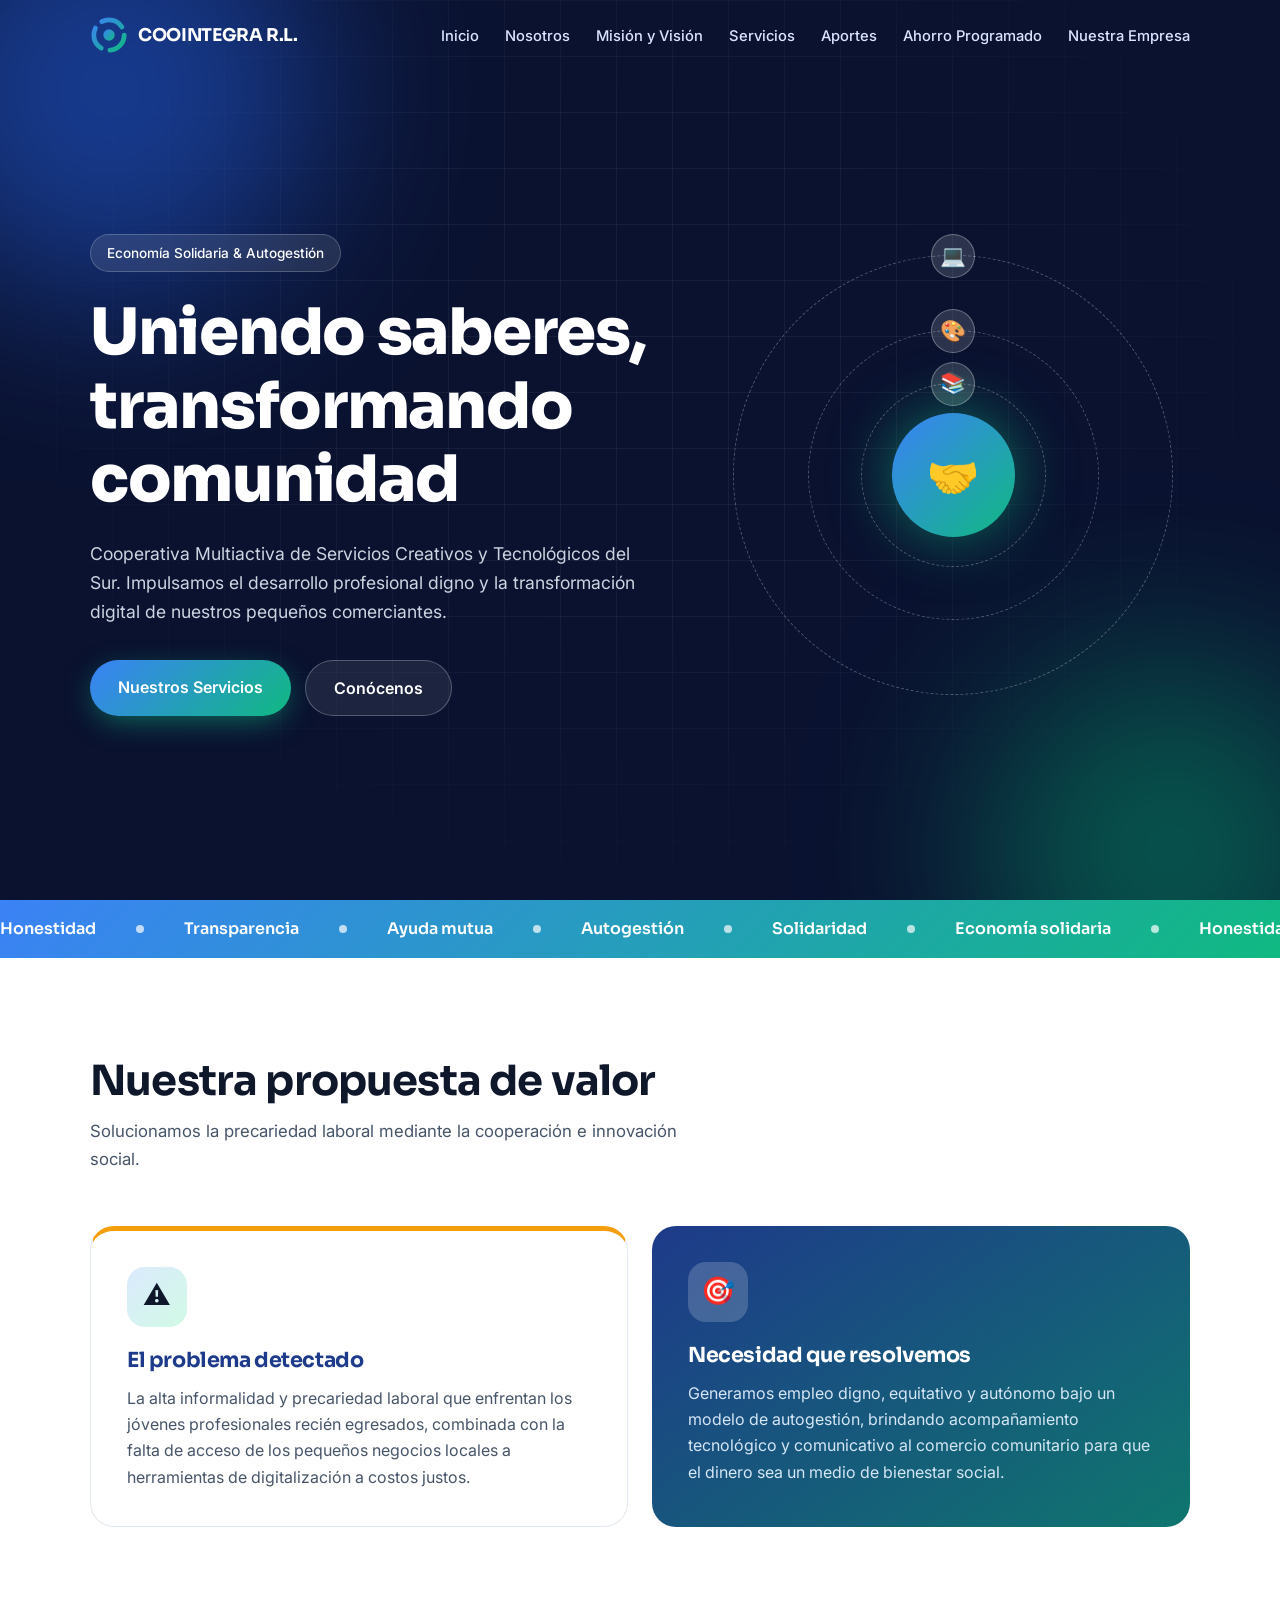
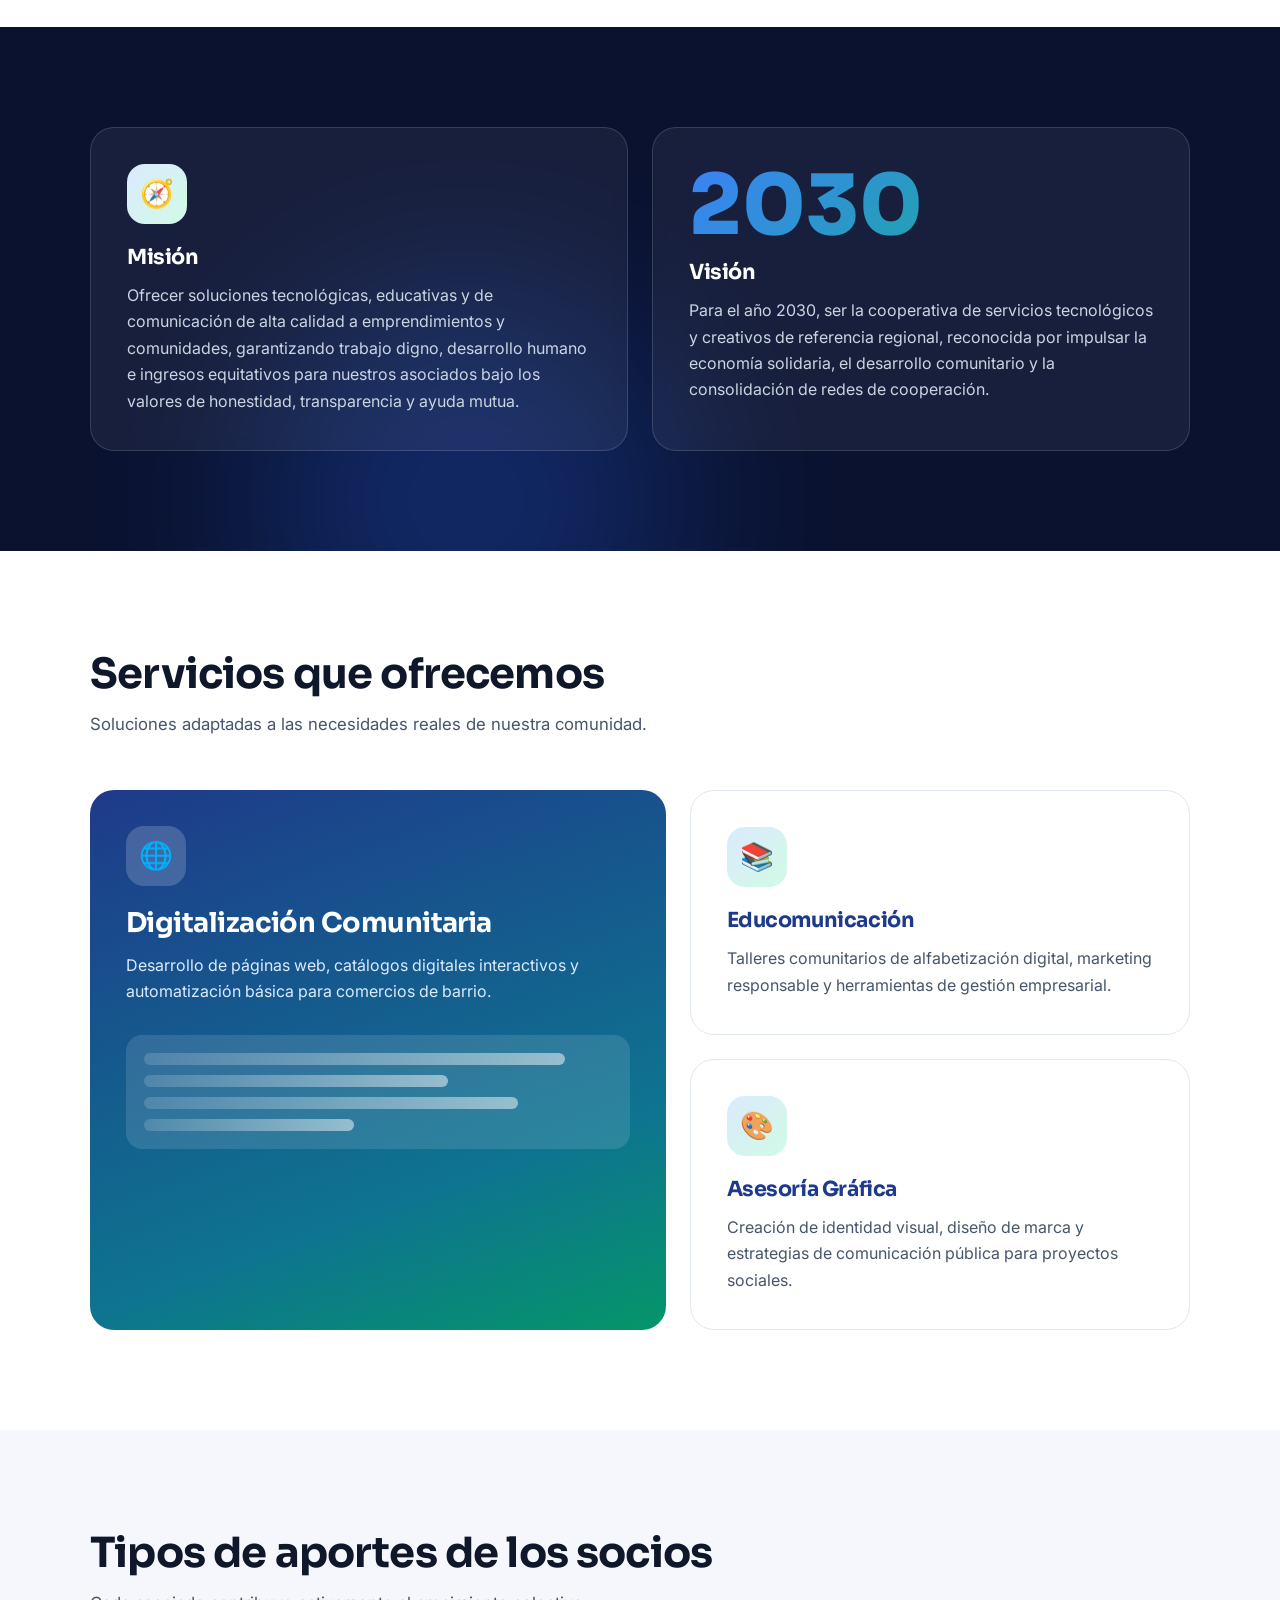
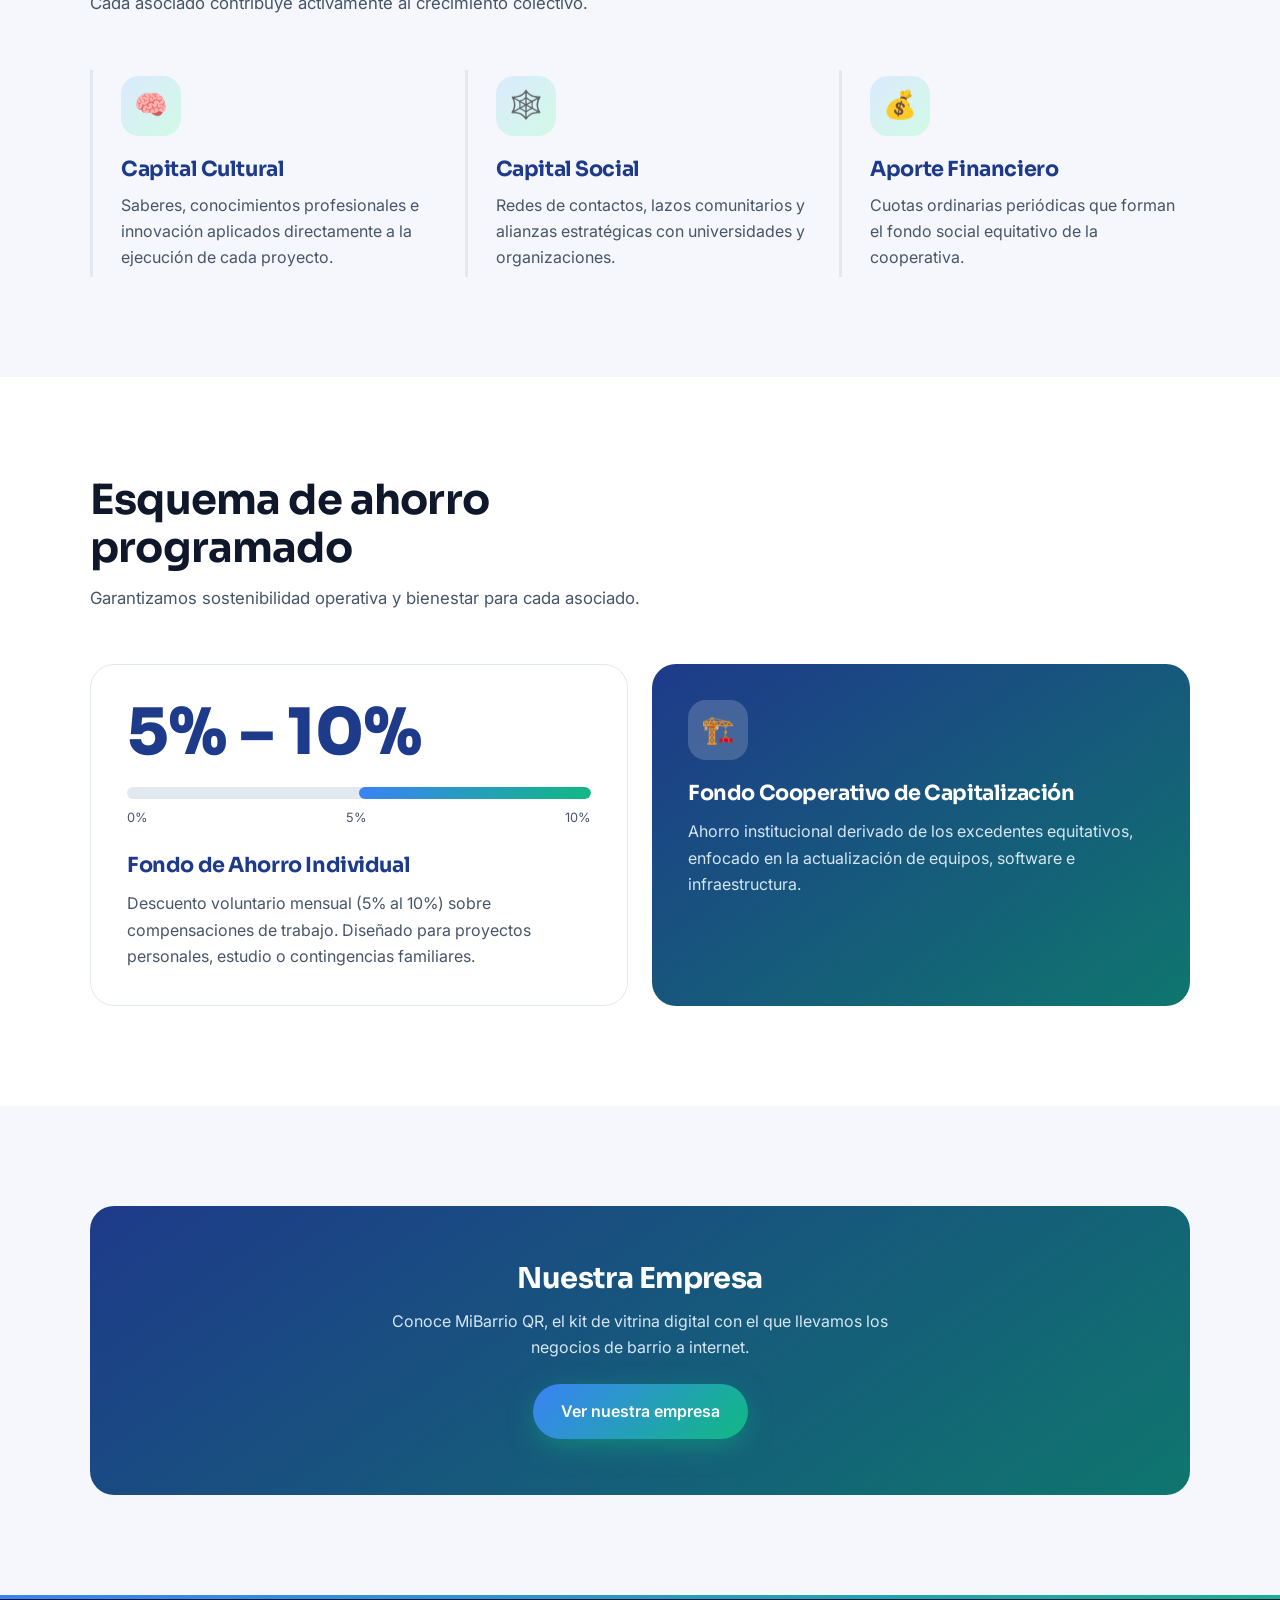
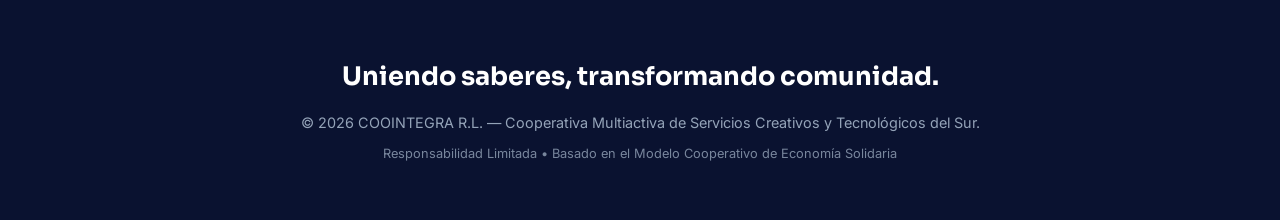
<file: index.html>
<!DOCTYPE html>
<html lang="es">
<head>
    <meta charset="UTF-8">
    <meta name="viewport" content="width=device-width, initial-scale=1.0">
    <title>COOINTEGRA R.L. | Uniendo saberes, transformando comunidad</title>
    <meta name="description" content="Cooperativa Multiactiva de Servicios Creativos y Tecnológicos del Sur. Trabajo digno, autogestión y transformación digital para nuestra comunidad.">
    <script>document.documentElement.className = 'js';</script>
    <link rel="preconnect" href="https://fonts.googleapis.com">
    <link rel="preconnect" href="https://fonts.gstatic.com" crossorigin>
    <link href="https://fonts.googleapis.com/css2?family=Inter:wght@400;500;600&family=Sora:wght@600;700;800&display=swap" rel="stylesheet">
    <link rel="stylesheet" href="styles.css">
</head>
<body>
    <div class="progress"></div>

    <header class="navbar">
        <div class="container nav-container">
            <a href="#inicio" class="logo-container" aria-label="COOINTEGRA R.L. - Inicio">
                <svg class="logo" viewBox="0 0 40 40" aria-hidden="true">
                    <defs><linearGradient id="lg" x1="0" y1="0" x2="1" y2="1"><stop offset="0" stop-color="#3b82f6"/><stop offset="1" stop-color="#10b981"/></linearGradient></defs>
                    <circle class="logo-ring" cx="20" cy="20" r="16" fill="none" stroke="url(#lg)" stroke-width="5" stroke-linecap="round" stroke-dasharray="24 9.5"/>
                    <circle cx="20" cy="20" r="6" fill="url(#lg)"/>
                </svg>
                <span class="logo-text">COOINTEGRA R.L.</span>
            </a>
            <button class="menu-btn" aria-label="Abrir menú" aria-expanded="false"><span></span><span></span><span></span></button>
            <nav>
                <ul class="nav-links">
                    <li><a href="#inicio">Inicio</a></li>
                    <li><a href="#nosotros">Nosotros</a></li>
                    <li><a href="#mision-vision">Misión y Visión</a></li>
                    <li><a href="#servicios">Servicios</a></li>
                    <li><a href="#aportes">Aportes</a></li>
                    <li><a href="#ahorros">Ahorro Programado</a></li>
                    <li><a href="empresa.html">Nuestra Empresa</a></li>
                </ul>
            </nav>
        </div>
    </header>

    <section id="inicio" class="hero">
        <div class="blob b1"></div>
        <div class="blob b2"></div>
        <div class="container hero-grid">
            <div>
                <span class="badge up">Economía Solidaria &amp; Autogestión</span>
                <h1 class="up" style="--d:.15s">Uniendo saberes, transformando comunidad</h1>
                <p class="up" style="--d:.3s">Cooperativa Multiactiva de Servicios Creativos y Tecnológicos del Sur. Impulsamos el desarrollo profesional digno y la transformación digital de nuestros pequeños comerciantes.</p>
                <div class="hero-buttons up" style="--d:.45s">
                    <a href="#servicios" class="btn btn-primary">Nuestros Servicios</a>
                    <a href="#nosotros" class="btn btn-secondary">Conócenos</a>
                </div>
            </div>
            <div class="hero-visual up" style="--d:.3s" aria-hidden="true">
                <div class="core">🤝</div>
                <div class="ring r1"><i>💻</i></div>
                <div class="ring r2"><i>🎨</i></div>
                <div class="ring r3"><i>📚</i></div>
            </div>
        </div>
    </section>

    <div class="marquee" aria-hidden="true">
        <div class="track">
            <span>Honestidad</span><span>Transparencia</span><span>Ayuda mutua</span><span>Autogestión</span><span>Solidaridad</span><span>Economía solidaria</span>
            <span>Honestidad</span><span>Transparencia</span><span>Ayuda mutua</span><span>Autogestión</span><span>Solidaridad</span><span>Economía solidaria</span>
        </div>
    </div>

    <section id="nosotros" class="section">
        <div class="container">
            <div class="section-title" data-reveal>
                <h2>Nuestra propuesta de valor</h2>
                <p>Solucionamos la precariedad laboral mediante la cooperación e innovación social.</p>
            </div>
            <div class="grid grid-2">
                <div class="card card-warn" data-reveal>
                    <div class="icon">⚠️</div>
                    <h3>El problema detectado</h3>
                    <p>La alta informalidad y precariedad laboral que enfrentan los jóvenes profesionales recién egresados, combinada con la falta de acceso de los pequeños negocios locales a herramientas de digitalización a costos justos.</p>
                </div>
                <div class="card card-solid" data-reveal style="--d:.15s">
                    <div class="icon">🎯</div>
                    <h3>Necesidad que resolvemos</h3>
                    <p>Generamos empleo digno, equitativo y autónomo bajo un modelo de autogestión, brindando acompañamiento tecnológico y comunicativo al comercio comunitario para que el dinero sea un medio de bienestar social.</p>
                </div>
            </div>
        </div>
    </section>

    <section id="mision-vision" class="section dark">
        <div class="blob b1"></div>
        <div class="container">
            <div class="grid grid-2">
                <div class="card" data-reveal>
                    <div class="icon">🧭</div>
                    <h3>Misión</h3>
                    <p>Ofrecer soluciones tecnológicas, educativas y de comunicación de alta calidad a emprendimientos y comunidades, garantizando trabajo digno, desarrollo humano e ingresos equitativos para nuestros asociados bajo los valores de honestidad, transparencia y ayuda mutua.</p>
                </div>
                <div class="card" data-reveal style="--d:.15s">
                    <div class="year">2030</div>
                    <h3>Visión</h3>
                    <p>Para el año 2030, ser la cooperativa de servicios tecnológicos y creativos de referencia regional, reconocida por impulsar la economía solidaria, el desarrollo comunitario y la consolidación de redes de cooperación.</p>
                </div>
            </div>
        </div>
    </section>

    <section id="servicios" class="section">
        <div class="container">
            <div class="section-title" data-reveal>
                <h2>Servicios que ofrecemos</h2>
                <p>Soluciones adaptadas a las necesidades reales de nuestra comunidad.</p>
            </div>
            <div class="bento">
                <div class="card big" data-reveal>
                    <div class="icon">🌐</div>
                    <h3>Digitalización Comunitaria</h3>
                    <p>Desarrollo de páginas web, catálogos digitales interactivos y automatización básica para comercios de barrio.</p>
                    <div class="mock" aria-hidden="true"><b></b><b></b><b></b><b></b></div>
                </div>
                <div class="card" data-reveal style="--d:.12s">
                    <div class="icon">📚</div>
                    <h3>Educomunicación</h3>
                    <p>Talleres comunitarios de alfabetización digital, marketing responsable y herramientas de gestión empresarial.</p>
                </div>
                <div class="card" data-reveal style="--d:.24s">
                    <div class="icon">🎨</div>
                    <h3>Asesoría Gráfica</h3>
                    <p>Creación de identidad visual, diseño de marca y estrategias de comunicación pública para proyectos sociales.</p>
                </div>
            </div>
        </div>
    </section>

    <section id="aportes" class="section bg-light">
        <div class="container">
            <div class="section-title" data-reveal>
                <h2>Tipos de aportes de los socios</h2>
                <p>Cada asociado contribuye activamente al crecimiento colectivo.</p>
            </div>
            <div class="cols">
                <div class="col" data-reveal>
                    <div class="icon">🧠</div>
                    <h3>Capital Cultural</h3>
                    <p>Saberes, conocimientos profesionales e innovación aplicados directamente a la ejecución de cada proyecto.</p>
                </div>
                <div class="col" data-reveal style="--d:.12s">
                    <div class="icon">🕸️</div>
                    <h3>Capital Social</h3>
                    <p>Redes de contactos, lazos comunitarios y alianzas estratégicas con universidades y organizaciones.</p>
                </div>
                <div class="col" data-reveal style="--d:.24s">
                    <div class="icon">💰</div>
                    <h3>Aporte Financiero</h3>
                    <p>Cuotas ordinarias periódicas que forman el fondo social equitativo de la cooperativa.</p>
                </div>
            </div>
        </div>
    </section>

    <section id="ahorros" class="section">
        <div class="container">
            <div class="section-title" data-reveal>
                <h2>Esquema de ahorro programado</h2>
                <p>Garantizamos sostenibilidad operativa y bienestar para cada asociado.</p>
            </div>
            <div class="split">
                <div class="card" data-reveal>
                    <div class="big-num">5% – 10%</div>
                    <div class="bar"><i></i></div>
                    <div class="scale"><span>0%</span><span>5%</span><span>10%</span></div>
                    <h3>Fondo de Ahorro Individual</h3>
                    <p>Descuento voluntario mensual (5% al 10%) sobre compensaciones de trabajo. Diseñado para proyectos personales, estudio o contingencias familiares.</p>
                </div>
                <div class="card card-solid" data-reveal style="--d:.15s">
                    <div class="icon">🏗️</div>
                    <h3>Fondo Cooperativo de Capitalización</h3>
                    <p>Ahorro institucional derivado de los excedentes equitativos, enfocado en la actualización de equipos, software e infraestructura.</p>
                </div>
            </div>
        </div>
    </section>

        <section class="section bg-light">
        <div class="container">
            <div class="card card-solid" data-reveal style="text-align:center;padding:56px 28px">
                <h3 style="font-size:1.8rem">Nuestra Empresa</h3>
                <p style="max-width:560px;margin:0 auto">Conoce MiBarrio QR, el kit de vitrina digital con el que llevamos los negocios de barrio a internet.</p>
                <a href="empresa.html" class="btn btn-primary" style="display:inline-block;margin-top:24px">Ver nuestra empresa</a>
            </div>
        </div>
    </section>

    <footer class="footer">
        <div class="container">
            <p class="slogan">Uniendo saberes, transformando comunidad.</p>
            <p>© 2026 COOINTEGRA R.L. — Cooperativa Multiactiva de Servicios Creativos y Tecnológicos del Sur.</p>
            <p class="footer-tagline">Responsabilidad Limitada • Basado en el Modelo Cooperativo de Economía Solidaria</p>
        </div>
    </footer>

    <script src="script.js"></script>
</body>
</html>
</file>
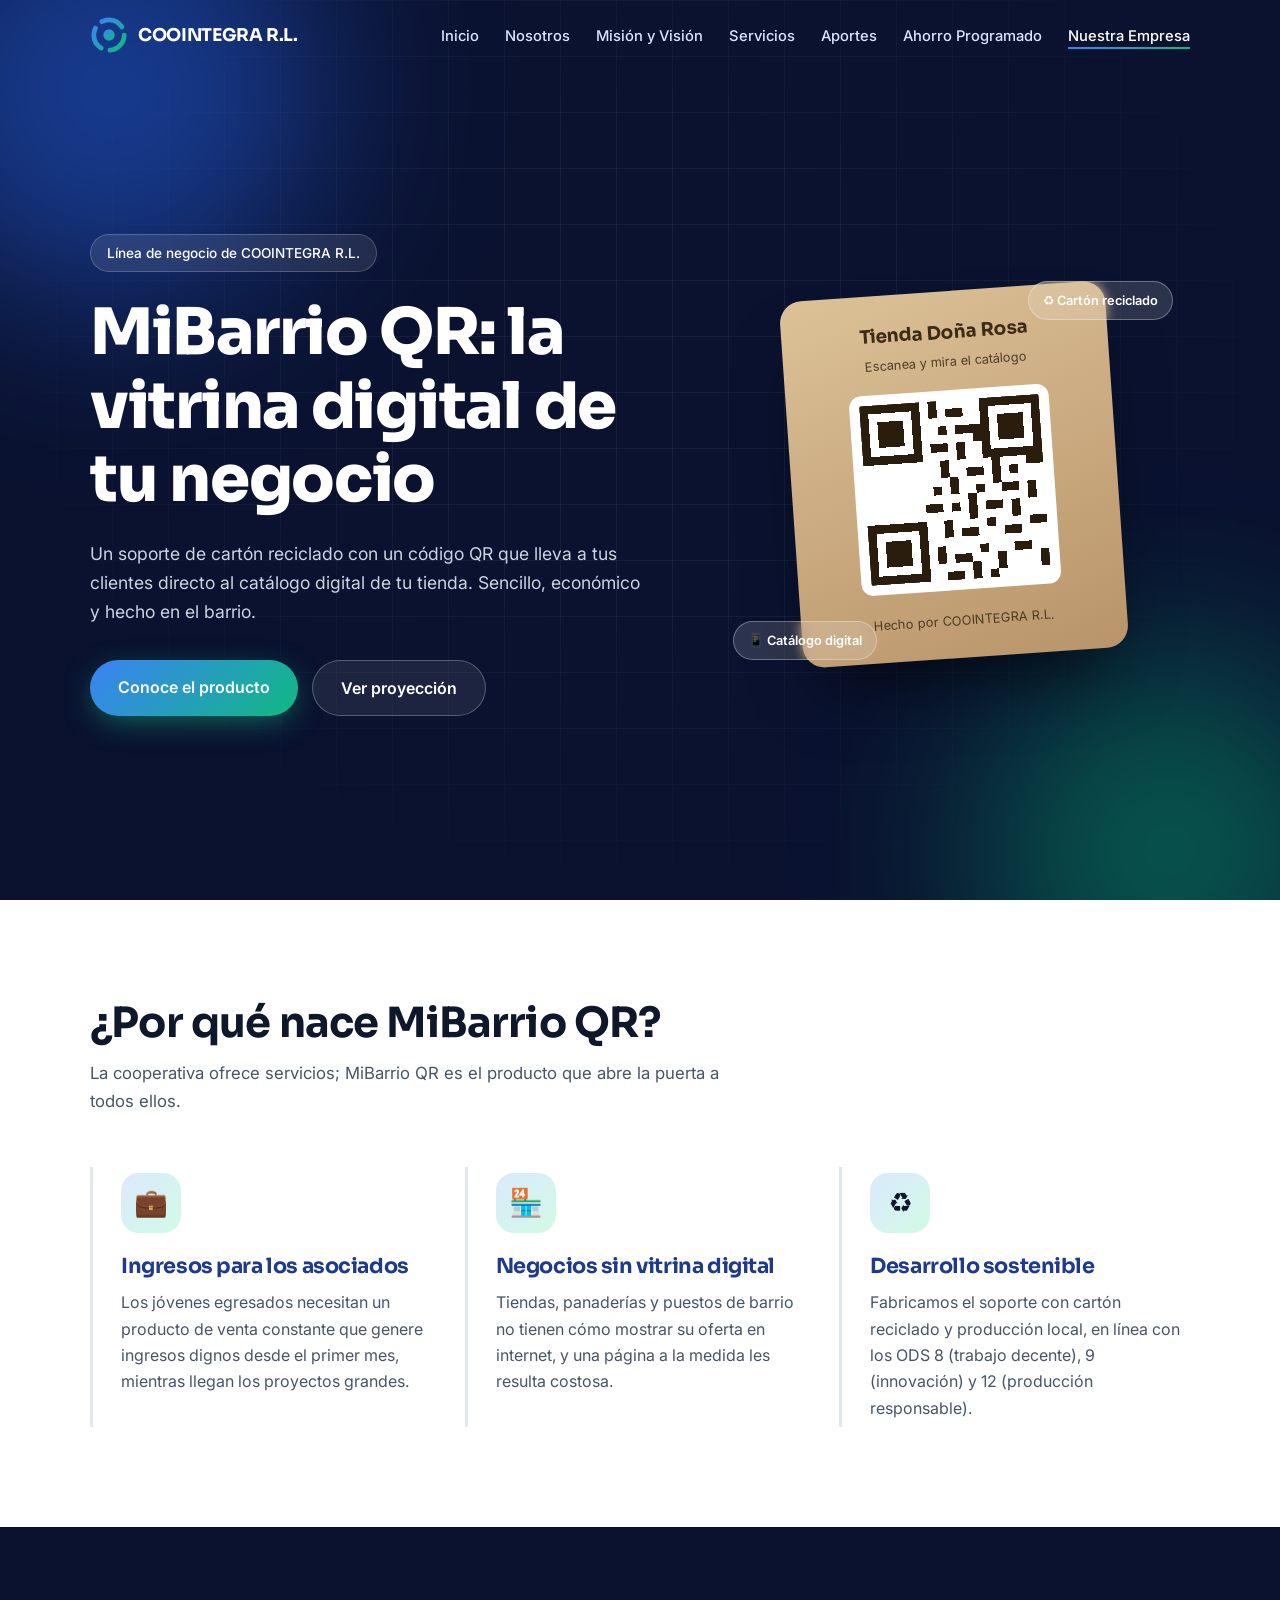
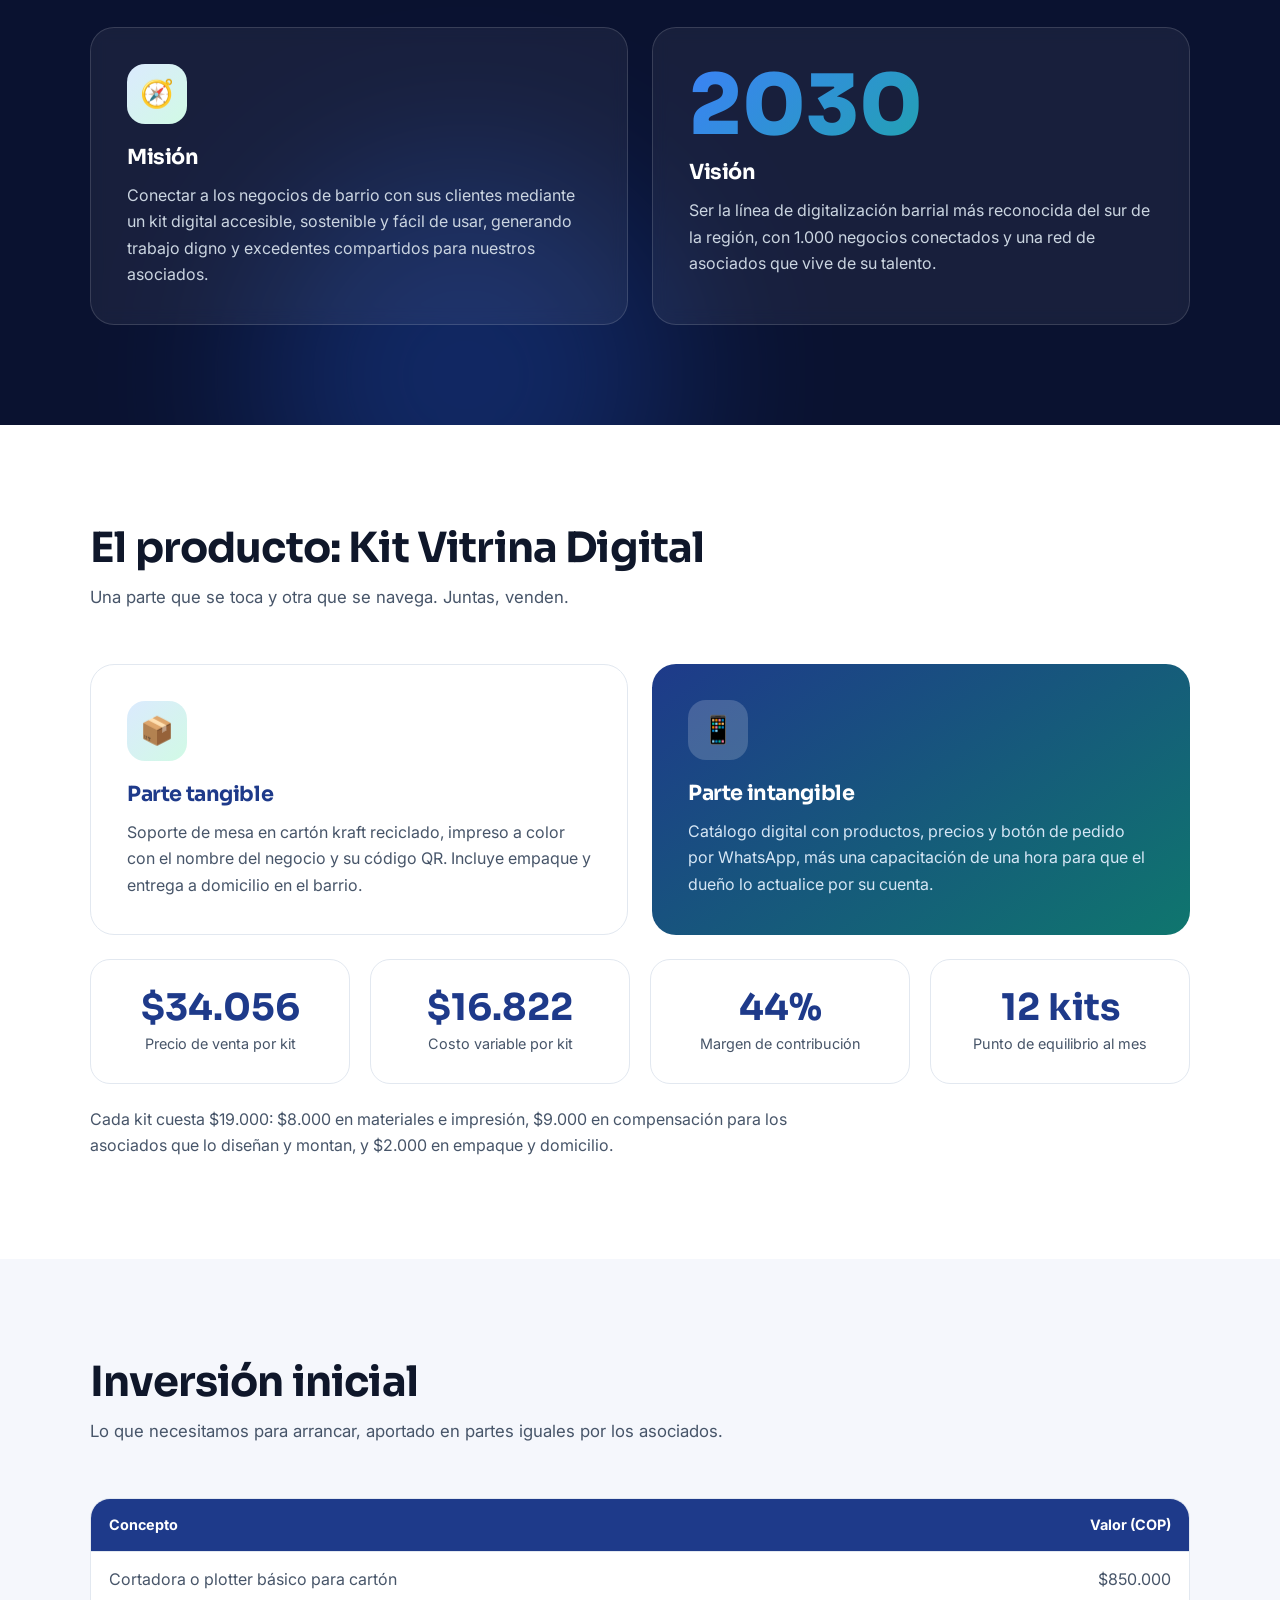
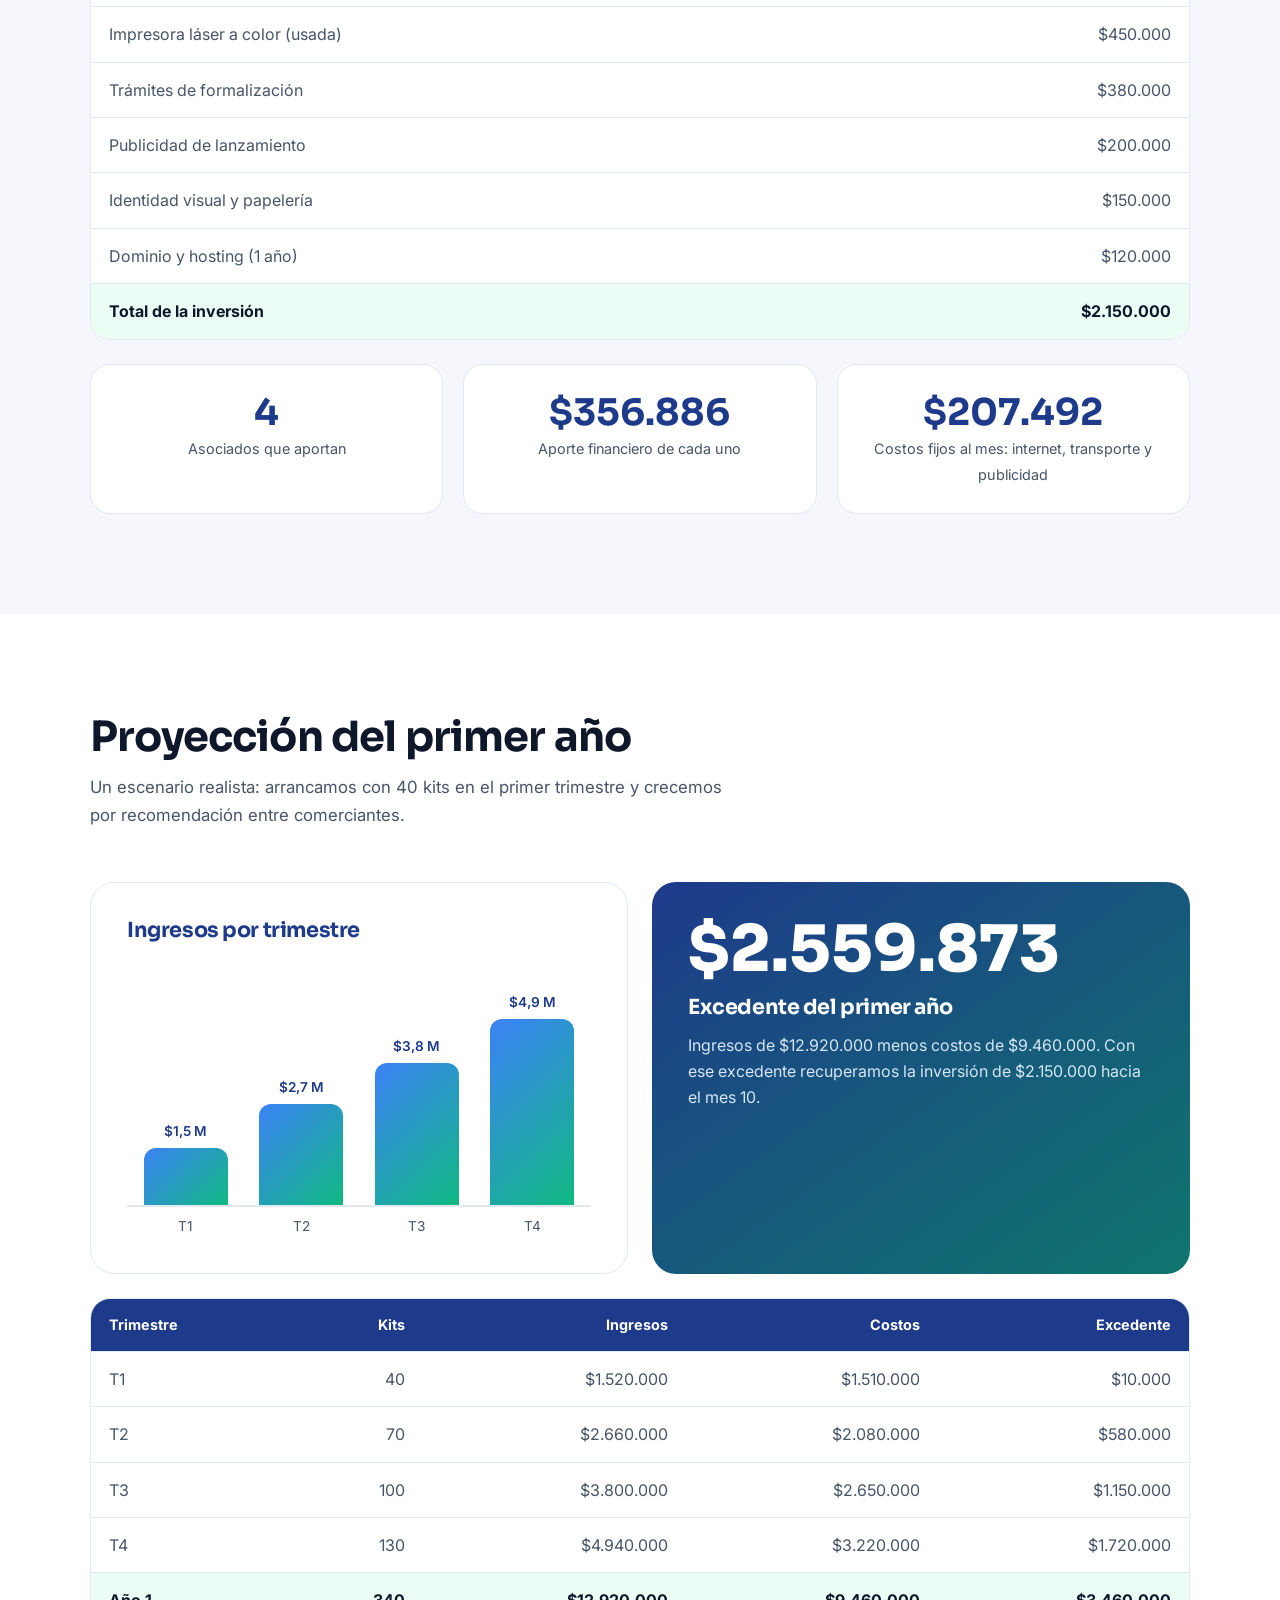
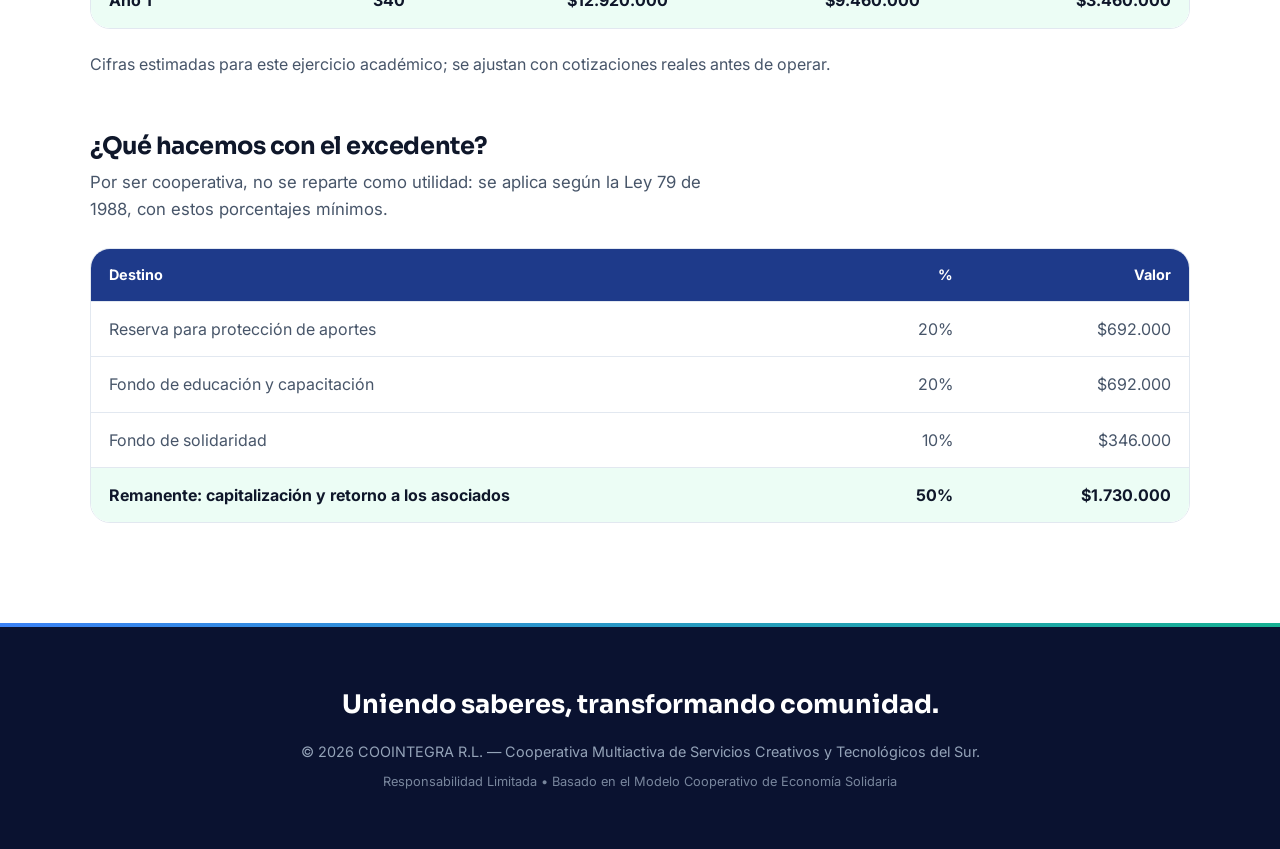
<file: empresa.html>
<!DOCTYPE html>
<html lang="es">
<head>
    <meta charset="UTF-8">
    <meta name="viewport" content="width=device-width, initial-scale=1.0">
    <title>Nuestra Empresa | COOINTEGRA R.L.</title>
    <meta name="description" content="MiBarrio QR: el kit de vitrina digital de COOINTEGRA R.L. para los negocios de barrio. Misión, visión, inversión y proyección.">
    <script>document.documentElement.className = 'js';</script>
    <link rel="preconnect" href="https://fonts.googleapis.com">
    <link rel="preconnect" href="https://fonts.gstatic.com" crossorigin>
    <link href="https://fonts.googleapis.com/css2?family=Inter:wght@400;500;600&family=Sora:wght@600;700;800&display=swap" rel="stylesheet">
    <link rel="stylesheet" href="styles.css">
</head>
<body>
    <div class="progress"></div>

    <header class="navbar">
        <div class="container nav-container">
            <a href="index.html" class="logo-container" aria-label="COOINTEGRA R.L. - Inicio">
                <svg class="logo" viewBox="0 0 40 40" aria-hidden="true">
                    <defs><linearGradient id="lg" x1="0" y1="0" x2="1" y2="1"><stop offset="0" stop-color="#3b82f6"/><stop offset="1" stop-color="#10b981"/></linearGradient></defs>
                    <circle class="logo-ring" cx="20" cy="20" r="16" fill="none" stroke="url(#lg)" stroke-width="5" stroke-linecap="round" stroke-dasharray="24 9.5"/>
                    <circle cx="20" cy="20" r="6" fill="url(#lg)"/>
                </svg>
                <span class="logo-text">COOINTEGRA R.L.</span>
            </a>
            <button class="menu-btn" aria-label="Abrir menú" aria-expanded="false"><span></span><span></span><span></span></button>
            <nav>
                <ul class="nav-links">
                    <li><a href="index.html#inicio">Inicio</a></li>
                    <li><a href="index.html#nosotros">Nosotros</a></li>
                    <li><a href="index.html#mision-vision">Misión y Visión</a></li>
                    <li><a href="index.html#servicios">Servicios</a></li>
                    <li><a href="index.html#aportes">Aportes</a></li>
                    <li><a href="index.html#ahorros">Ahorro Programado</a></li>
                    <li><a href="empresa.html" class="active" aria-current="page">Nuestra Empresa</a></li>
                </ul>
            </nav>
        </div>
    </header>

    <section id="inicio" class="hero">
        <div class="blob b1"></div>
        <div class="blob b2"></div>
        <div class="container hero-grid">
            <div>
                <span class="badge up">Línea de negocio de COOINTEGRA R.L.</span>
                <h1 class="up" style="--d:.15s">MiBarrio QR: la vitrina digital de tu negocio</h1>
                <p class="up" style="--d:.3s">Un soporte de cartón reciclado con un código QR que lleva a tus clientes directo al catálogo digital de tu tienda. Sencillo, económico y hecho en el barrio.</p>
                <div class="hero-buttons up" style="--d:.45s">
                    <a href="#producto" class="btn btn-primary">Conoce el producto</a>
                    <a href="#proyeccion" class="btn btn-secondary">Ver proyección</a>
                </div>
            </div>
            <div class="hero-visual kit-wrap up" style="--d:.3s" aria-hidden="true">
                <div class="kit">
                    <div class="kit-card">
                        <b>Tienda Doña Rosa</b>
                        <small>Escanea y mira el catálogo</small>
                        <svg viewBox="0 0 21 21" shape-rendering="crispEdges">
                            <path d="M0 0h7v7H0zM14 0h7v7h-7zM0 14h7v7H0z"/>
                            <path fill="#fff" d="M1 1h5v5H1zM15 1h5v5h-5zM1 15h5v5H1z"/>
                            <path d="M2 2h3v3H2zM16 2h3v3h-3zM2 16h3v3H2zM8 0h1v2H8zM10 1h2v1h-2zM9 3h1v1H9zM11 3h3v1h-3zM8 5h2v1H8zM11 5h1v2h-1zM13 4h1v1h-1zM9 7h1v2H9zM12 8h2v1h-2zM15 7h1v3h-1zM17 8h1v1h-1zM19 7h2v1h-2zM8 10h1v1H8zM10 9h1v2h-1zM13 10h1v1h-1zM16 10h2v1h-2zM19 10h1v2h-1zM7 12h2v1H7zM10 12h1v1h-1zM12 11h1v3h-1zM14 12h2v1h-2zM17 12h1v2h-1zM9 14h1v2H9zM11 15h2v1h-2zM14 14h1v1h-1zM16 15h2v1h-2zM19 14h2v1h-2zM8 17h1v2H8zM10 18h2v1h-2zM13 17h1v1h-1zM15 18h1v2h-1zM17 17h2v1h-2zM20 18h1v2h-1zM9 20h2v1H9zM12 19h1v2h-1zM14 20h1v1h-1z"/>
                        </svg>
                        <small>Hecho por COOINTEGRA R.L.</small>
                    </div>
                </div>
                <span class="tag t1">♻️ Cartón reciclado</span>
                <span class="tag t2">📱 Catálogo digital</span>
            </div>
        </div>
    </section>

    <section id="origen" class="section">
        <div class="container">
            <div class="section-title" data-reveal>
                <h2>¿Por qué nace MiBarrio QR?</h2>
                <p>La cooperativa ofrece servicios; MiBarrio QR es el producto que abre la puerta a todos ellos.</p>
            </div>
            <div class="cols">
                <div class="col" data-reveal>
                    <div class="icon">💼</div>
                    <h3>Ingresos para los asociados</h3>
                    <p>Los jóvenes egresados necesitan un producto de venta constante que genere ingresos dignos desde el primer mes, mientras llegan los proyectos grandes.</p>
                </div>
                <div class="col" data-reveal style="--d:.12s">
                    <div class="icon">🏪</div>
                    <h3>Negocios sin vitrina digital</h3>
                    <p>Tiendas, panaderías y puestos de barrio no tienen cómo mostrar su oferta en internet, y una página a la medida les resulta costosa.</p>
                </div>
                <div class="col" data-reveal style="--d:.24s">
                    <div class="icon">♻️</div>
                    <h3>Desarrollo sostenible</h3>
                    <p>Fabricamos el soporte con cartón reciclado y producción local, en línea con los ODS 8 (trabajo decente), 9 (innovación) y 12 (producción responsable).</p>
                </div>
            </div>
        </div>
    </section>

    <section id="mision" class="section dark">
        <div class="blob b1"></div>
        <div class="container">
            <div class="grid grid-2">
                <div class="card" data-reveal>
                    <div class="icon">🧭</div>
                    <h3>Misión</h3>
                    <p>Conectar a los negocios de barrio con sus clientes mediante un kit digital accesible, sostenible y fácil de usar, generando trabajo digno y excedentes compartidos para nuestros asociados.</p>
                </div>
                <div class="card" data-reveal style="--d:.15s">
                    <div class="year">2030</div>
                    <h3>Visión</h3>
                    <p>Ser la línea de digitalización barrial más reconocida del sur de la región, con 1.000 negocios conectados y una red de asociados que vive de su talento.</p>
                </div>
            </div>
        </div>
    </section>

    <section id="producto" class="section">
        <div class="container">
            <div class="section-title" data-reveal>
                <h2>El producto: Kit Vitrina Digital</h2>
                <p>Una parte que se toca y otra que se navega. Juntas, venden.</p>
            </div>
            <div class="split">
                <div class="card" data-reveal>
                    <div class="icon">📦</div>
                    <h3>Parte tangible</h3>
                    <p>Soporte de mesa en cartón kraft reciclado, impreso a color con el nombre del negocio y su código QR. Incluye empaque y entrega a domicilio en el barrio.</p>
                </div>
                <div class="card card-solid" data-reveal style="--d:.15s">
                    <div class="icon">📱</div>
                    <h3>Parte intangible</h3>
                    <p>Catálogo digital con productos, precios y botón de pedido por WhatsApp, más una capacitación de una hora para que el dueño lo actualice por su cuenta.</p>
                </div>
            </div>
            <div class="stats" style="margin-top:24px">
                <div class="stat" data-reveal><strong data-count="38000" data-pre="$">$38.000</strong><span>Precio de venta por kit</span></div>
                <div class="stat" data-reveal style="--d:.1s"><strong data-count="19000" data-pre="$">$19.000</strong><span>Costo variable por kit</span></div>
                <div class="stat" data-reveal style="--d:.2s"><strong data-count="50" data-suf="%">50%</strong><span>Margen de contribución</span></div>
                <div class="stat" data-reveal style="--d:.3s"><strong data-count="14" data-suf=" kits">14 kits</strong><span>Punto de equilibrio al mes</span></div>
            </div>
            <p class="note" data-reveal>Cada kit cuesta $19.000: $8.000 en materiales e impresión, $9.000 en compensación para los asociados que lo diseñan y montan, y $2.000 en empaque y domicilio.</p>
        </div>
    </section>

    <section id="inversion" class="section bg-light">
        <div class="container">
            <div class="section-title" data-reveal>
                <h2>Inversión inicial</h2>
                <p>Lo que necesitamos para arrancar, aportado en partes iguales por los asociados.</p>
            </div>
            <div class="scroll" data-reveal>
                <table class="tbl">
                    <thead><tr><th>Concepto</th><th>Valor (COP)</th></tr></thead>
                    <tbody>
                        <tr><td>Cortadora o plotter básico para cartón</td><td>$850.000</td></tr>
                        <tr><td>Impresora láser a color (usada)</td><td>$450.000</td></tr>
                        <tr><td>Trámites de formalización</td><td>$380.000</td></tr>
                        <tr><td>Publicidad de lanzamiento</td><td>$200.000</td></tr>
                        <tr><td>Identidad visual y papelería</td><td>$150.000</td></tr>
                        <tr><td>Dominio y hosting (1 año)</td><td>$120.000</td></tr>
                        <tr class="total"><td>Total de la inversión</td><td>$2.150.000</td></tr>
                    </tbody>
                </table>
            </div>
            <div class="stats" style="margin-top:24px">
                <div class="stat" data-reveal><strong data-count="5">5</strong><span>Asociados que aportan</span></div>
                <div class="stat" data-reveal style="--d:.1s"><strong data-count="430000" data-pre="$">$430.000</strong><span>Aporte financiero de cada uno</span></div>
                <div class="stat" data-reveal style="--d:.2s"><strong data-count="250000" data-pre="$">$250.000</strong><span>Costos fijos al mes: internet, transporte y publicidad</span></div>
            </div>
        </div>
    </section>

    <section id="proyeccion" class="section">
        <div class="container">
            <div class="section-title" data-reveal>
                <h2>Proyección del primer año</h2>
                <p>Un escenario realista: arrancamos con 40 kits en el primer trimestre y crecemos por recomendación entre comerciantes.</p>
            </div>
            <div class="split">
                <div class="card" data-reveal>
                    <h3>Ingresos por trimestre</h3>
                    <div class="chart">
                        <div><em>$1,5 M</em><i style="--h:26%"></i></div>
                        <div><em>$2,7 M</em><i style="--h:46%"></i></div>
                        <div><em>$3,8 M</em><i style="--h:65%"></i></div>
                        <div><em>$4,9 M</em><i style="--h:85%"></i></div>
                    </div>
                    <div class="chart-x"><span>T1</span><span>T2</span><span>T3</span><span>T4</span></div>
                </div>
                <div class="card card-solid" data-reveal style="--d:.15s">
                    <div class="big-num" style="color:#fff" data-count="3460000" data-pre="$">$3.460.000</div>
                    <h3 style="margin-top:14px">Excedente del primer año</h3>
                    <p>Ingresos de $12.920.000 menos costos de $9.460.000. Con ese excedente recuperamos la inversión de $2.150.000 hacia el mes 10.</p>
                </div>
            </div>
            <div class="scroll" style="margin-top:24px" data-reveal>
                <table class="tbl">
                    <thead><tr><th>Trimestre</th><th>Kits</th><th>Ingresos</th><th>Costos</th><th>Excedente</th></tr></thead>
                    <tbody>
                        <tr><td>T1</td><td>40</td><td>$1.520.000</td><td>$1.510.000</td><td>$10.000</td></tr>
                        <tr><td>T2</td><td>70</td><td>$2.660.000</td><td>$2.080.000</td><td>$580.000</td></tr>
                        <tr><td>T3</td><td>100</td><td>$3.800.000</td><td>$2.650.000</td><td>$1.150.000</td></tr>
                        <tr><td>T4</td><td>130</td><td>$4.940.000</td><td>$3.220.000</td><td>$1.720.000</td></tr>
                        <tr class="total"><td>Año 1</td><td>340</td><td>$12.920.000</td><td>$9.460.000</td><td>$3.460.000</td></tr>
                    </tbody>
                </table>
            </div>
            <p class="note" data-reveal>Cifras estimadas para este ejercicio académico; se ajustan con cotizaciones reales antes de operar.</p>

            <div class="section-title" style="margin:56px 0 24px" data-reveal>
                <h3 style="font-size:1.5rem;margin-bottom:8px">¿Qué hacemos con el excedente?</h3>
                <p>Por ser cooperativa, no se reparte como utilidad: se aplica según la Ley 79 de 1988, con estos porcentajes mínimos.</p>
            </div>
            <div class="scroll" data-reveal>
                <table class="tbl">
                    <thead><tr><th>Destino</th><th>%</th><th>Valor</th></tr></thead>
                    <tbody>
                        <tr><td>Reserva para protección de aportes</td><td>20%</td><td>$692.000</td></tr>
                        <tr><td>Fondo de educación y capacitación</td><td>20%</td><td>$692.000</td></tr>
                        <tr><td>Fondo de solidaridad</td><td>10%</td><td>$346.000</td></tr>
                        <tr class="total"><td>Remanente: capitalización y retorno a los asociados</td><td>50%</td><td>$1.730.000</td></tr>
                    </tbody>
                </table>
            </div>
        </div>
    </section>

    <footer class="footer">
        <div class="container">
            <p class="slogan">Uniendo saberes, transformando comunidad.</p>
            <p>© 2026 COOINTEGRA R.L. — Cooperativa Multiactiva de Servicios Creativos y Tecnológicos del Sur.</p>
            <p class="footer-tagline">Responsabilidad Limitada • Basado en el Modelo Cooperativo de Economía Solidaria</p>
        </div>
    </footer>

    <script src="script.js"></script>
</body>
</html>
</file>
<file: styles.css>
/* ===== Variables ===== */
:root {
    --navy: #0a1230;
    --primary: #1e3a8a;
    --blue: #3b82f6;
    --accent: #059669;
    --mint: #34d399;
    --bg-light: #f5f7fc;
    --text: #0f172a;
    --muted: #475569;
    --border: #e2e8f0;
    --grad: linear-gradient(135deg, #3b82f6, #10b981);
    --ease: cubic-bezier(.2, .8, .2, 1);
}

* { margin: 0; padding: 0; box-sizing: border-box; }
html { scroll-behavior: smooth; scroll-padding-top: 72px; }
body { font-family: Inter, system-ui, sans-serif; color: var(--text); line-height: 1.65; overflow-x: hidden; }
h1, h2, h3, .logo-text { font-family: Sora, Inter, sans-serif; line-height: 1.15; letter-spacing: -.02em; }
:focus-visible { outline: 3px solid var(--mint); outline-offset: 3px; }
.container { max-width: 1140px; margin: 0 auto; padding: 0 20px; }

.progress { position: fixed; inset: 0 0 auto; height: 3px; background: var(--grad); transform: scaleX(0); transform-origin: left; z-index: 2000; }

/* ===== Navegación ===== */
.navbar { --fg: #dbe4ff; --fg2: #fff; position: fixed; inset: 0 0 auto; z-index: 1000; padding: 16px 0; transition: background .3s, padding .3s, box-shadow .3s; }
.navbar.scrolled { --fg: var(--muted); --fg2: var(--primary); padding: 10px 0; background: rgba(255, 255, 255, .88); backdrop-filter: blur(14px); box-shadow: 0 1px 0 var(--border); }
.nav-container { display: flex; justify-content: space-between; align-items: center; }
.logo-container { display: flex; align-items: center; gap: 10px; text-decoration: none; }
.logo { width: 38px; height: 38px; overflow: visible; }
.logo-ring { transform-origin: 20px 20px; animation: spin 14s linear infinite; }
.logo-text { font-weight: 700; font-size: 1.1rem; color: var(--fg2); transition: color .3s; }
.nav-links { display: flex; list-style: none; gap: 26px; }
.nav-links a { position: relative; text-decoration: none; color: var(--fg); font-size: .92rem; font-weight: 500; padding: 4px 0; transition: color .3s; }
.nav-links a::after { content: ""; position: absolute; left: 0; bottom: 0; height: 2px; width: 100%; background: var(--grad); transform: scaleX(0); transform-origin: left; transition: transform .3s var(--ease); }
.nav-links a:hover { color: var(--fg2); }
.nav-links a:hover::after { transform: scaleX(1); }
.menu-btn { display: none; background: none; border: 0; width: 40px; height: 40px; cursor: pointer; flex-direction: column; justify-content: center; align-items: center; gap: 6px; }
.menu-btn span { width: 24px; height: 2px; background: var(--fg2); transition: transform .3s, opacity .3s; }
.navbar.open .menu-btn span:nth-child(1) { transform: translateY(8px) rotate(45deg); }
.navbar.open .menu-btn span:nth-child(2) { opacity: 0; }
.navbar.open .menu-btn span:nth-child(3) { transform: translateY(-8px) rotate(-45deg); }

/* ===== Hero ===== */
.hero { position: relative; overflow: hidden; background: var(--navy); color: #fff; padding: 150px 0 100px; min-height: 100vh; display: flex; align-items: center; }
.hero::before { content: ""; position: absolute; inset: 0; background-image: linear-gradient(rgba(255, 255, 255, .05) 1px, transparent 1px), linear-gradient(90deg, rgba(255, 255, 255, .05) 1px, transparent 1px); background-size: 56px 56px; -webkit-mask-image: radial-gradient(ellipse at 50% 40%, #000 30%, transparent 75%); mask-image: radial-gradient(ellipse at 50% 40%, #000 30%, transparent 75%); }
.blob { position: absolute; border-radius: 50%; filter: blur(90px); opacity: .5; animation: float 12s ease-in-out infinite; }
.b1 { width: 420px; height: 420px; background: #2563eb; top: -120px; left: -100px; }
.b2 { width: 380px; height: 380px; background: #059669; bottom: -140px; right: -80px; animation-delay: -5s; }
.hero-grid { position: relative; display: grid; grid-template-columns: 1.1fr .9fr; gap: 48px; align-items: center; }
.badge { display: inline-block; padding: 7px 16px; border-radius: 99px; background: rgba(255, 255, 255, .1); border: 1px solid rgba(255, 255, 255, .2); font-size: .85rem; font-weight: 500; margin-bottom: 24px; backdrop-filter: blur(6px); }
.hero h1 { font-size: clamp(2.3rem, 5.4vw, 4rem); font-weight: 800; margin-bottom: 22px; }
.hero p { font-size: 1.1rem; color: #cbd5e1; max-width: 560px; margin-bottom: 34px; }
.hero-buttons { display: flex; gap: 14px; flex-wrap: wrap; }
.btn { padding: 14px 28px; border-radius: 99px; font-weight: 600; text-decoration: none; transition: transform .3s var(--ease), box-shadow .3s, background .3s; }
.btn-primary { background: var(--grad); color: #fff; box-shadow: 0 8px 30px -6px rgba(16, 185, 129, .6); }
.btn-primary:hover { transform: translateY(-3px); box-shadow: 0 14px 34px -6px rgba(59, 130, 246, .7); }
.btn-secondary { background: rgba(255, 255, 255, .08); border: 1px solid rgba(255, 255, 255, .25); color: #fff; }
.btn-secondary:hover { background: rgba(255, 255, 255, .18); transform: translateY(-3px); }
.up { opacity: 0; animation: up .9s var(--ease) forwards; animation-delay: var(--d, 0s); }

/* Órbitas animadas */
.hero-visual { position: relative; width: min(100%, 440px); aspect-ratio: 1; margin-inline: auto; }
.core { position: absolute; inset: 36%; border-radius: 50%; background: var(--grad); display: grid; place-items: center; font-size: 2.6rem; box-shadow: 0 0 60px rgba(16, 185, 129, .55); animation: pulse 3s ease-in-out infinite; }
.ring { position: absolute; border-radius: 50%; border: 1px dashed rgba(255, 255, 255, .28); animation: spin var(--t) linear infinite; }
.ring i { position: absolute; top: -22px; left: calc(50% - 22px); width: 44px; height: 44px; border-radius: 50%; display: grid; place-items: center; font-style: normal; font-size: 1.3rem; background: rgba(255, 255, 255, .14); border: 1px solid rgba(255, 255, 255, .3); backdrop-filter: blur(6px); animation: spin var(--t) linear infinite reverse; }
.r1 { inset: 0; --t: 24s; }
.r2 { inset: 17%; --t: 17s; animation-direction: reverse; }
.r2 i { animation-direction: normal; }
.r3 { inset: 29%; --t: 11s; }

/* Banda de valores */
.marquee { background: var(--grad); color: #fff; overflow: hidden; padding: 16px 0; font-family: Sora, sans-serif; font-weight: 600; }
.track { display: flex; width: max-content; animation: scroll 32s linear infinite; }
.track span { display: flex; align-items: center; gap: 40px; padding-right: 40px; white-space: nowrap; }
.track span::after { content: ""; width: 8px; height: 8px; border-radius: 50%; background: rgba(255, 255, 255, .7); }
.marquee:hover .track { animation-play-state: paused; }

/* ===== Secciones ===== */
.section { padding: 100px 0; }
.bg-light { background: var(--bg-light); }
.section-title { max-width: 640px; margin-bottom: 52px; }
.section-title h2 { font-size: clamp(1.8rem, 3.6vw, 2.6rem); font-weight: 700; margin-bottom: 12px; }
.section-title p { color: var(--muted); font-size: 1.05rem; }

.grid { display: grid; gap: 24px; }
.grid-2 { grid-template-columns: repeat(auto-fit, minmax(min(100%, 340px), 1fr)); }

.card { position: relative; overflow: hidden; background: #fff; padding: 36px; border-radius: 24px; border: 1px solid var(--border); transition: transform .4s var(--ease), box-shadow .4s; }
.card:hover { transform: translateY(-6px); box-shadow: 0 24px 50px -20px rgba(30, 58, 138, .35); }
.card h3 { font-size: 1.3rem; margin-bottom: 12px; color: var(--primary); }
.card p, .col p { color: var(--muted); }
.icon { width: 60px; height: 60px; border-radius: 18px; display: grid; place-items: center; font-size: 1.7rem; background: linear-gradient(135deg, #dbeafe, #d1fae5); margin-bottom: 22px; transition: transform .4s var(--ease); }
.card:hover .icon, .col:hover .icon { transform: rotate(-8deg) scale(1.12); }

.card-warn { border-top: 5px solid #f59e0b; }
.card-solid { background: linear-gradient(145deg, var(--primary), #0f766e); border: 0; }
.card-solid h3 { color: #fff; }
.card-solid p { color: #d5e6f5; }
.card-solid .icon, .big .icon { background: rgba(255, 255, 255, .18); }

/* Misión y visión */
.dark { position: relative; overflow: hidden; background: var(--navy); }
.dark .blob { opacity: .28; top: auto; bottom: -160px; left: 20%; }
.dark .container { position: relative; }
.dark .card { background: rgba(255, 255, 255, .06); border-color: rgba(255, 255, 255, .14); backdrop-filter: blur(8px); }
.dark .card h3 { color: #fff; }
.dark .card p { color: #cbd5e1; }
.year { font-family: Sora, sans-serif; font-size: clamp(3.5rem, 8vw, 5.2rem); font-weight: 800; line-height: 1; margin-bottom: 14px; background: var(--grad); -webkit-background-clip: text; background-clip: text; color: transparent; }

/* Servicios */
.bento { display: grid; gap: 24px; grid-template-columns: 1.15fr 1fr; }
.big { grid-row: span 2; background: linear-gradient(160deg, var(--primary), #0e7490 70%, var(--accent)); border: 0; }
.big h3 { color: #fff; font-size: 1.7rem; }
.big p { color: #dbeafe; }
.mock { margin-top: 30px; padding: 18px; border-radius: 16px; background: rgba(255, 255, 255, .12); display: grid; gap: 10px; }
.mock b { height: 12px; border-radius: 9px; background: linear-gradient(90deg, rgba(255, 255, 255, .15), rgba(255, 255, 255, .5), rgba(255, 255, 255, .15)); background-size: 200% 100%; animation: shine 2.6s linear infinite; }
.mock b:nth-child(1) { width: 90%; }
.mock b:nth-child(2) { width: 65%; animation-delay: -.6s; }
.mock b:nth-child(3) { width: 80%; animation-delay: -1.2s; }
.mock b:nth-child(4) { width: 45%; animation-delay: -1.8s; }

/* Aportes */
.cols { display: grid; gap: 24px; grid-template-columns: repeat(auto-fit, minmax(min(100%, 260px), 1fr)); }
.col { padding: 6px 0 6px 28px; border-left: 3px solid var(--border); transition: border-color .3s; }
.col:hover { border-color: var(--accent); }
.col h3 { font-size: 1.3rem; margin-bottom: 10px; color: var(--primary); }

/* Ahorros */
.split { display: grid; gap: 24px; grid-template-columns: 1fr 1fr; }
.big-num { font-family: Sora, sans-serif; font-size: clamp(2.6rem, 6vw, 4rem); font-weight: 800; color: var(--primary); line-height: 1; }
.bar { height: 12px; border-radius: 99px; background: var(--border); margin: 22px 0 8px; overflow: hidden; }
.bar i { display: block; height: 100%; width: 0; margin-left: 50%; background: var(--grad); border-radius: 99px; transition: width 1.6s var(--ease) .4s; }
.in .bar i, html:not(.js) .bar i { width: 50%; }
.scale { display: flex; justify-content: space-between; font-size: .8rem; color: var(--muted); margin-bottom: 26px; }

/* Footer */
.footer { background: var(--navy); color: #94a3b8; padding: 56px 0; text-align: center; font-size: .9rem; border-top: 4px solid; border-image: var(--grad) 1; }
.slogan { font-family: Sora, sans-serif; font-size: clamp(1.2rem, 3vw, 1.6rem); font-weight: 700; color: #fff; margin-bottom: 14px; }
.footer-tagline { margin-top: 8px; font-size: .8rem; opacity: .8; }

/* ===== Animaciones ===== */
.js [data-reveal] { opacity: 0; }
.js [data-reveal].in { opacity: 1; animation: up .8s var(--ease) backwards; animation-delay: var(--d, 0s); }
@keyframes up { from { opacity: 0; transform: translateY(28px); } to { opacity: 1; transform: none; } }
@keyframes spin { to { transform: rotate(360deg); } }
@keyframes float { 50% { transform: translate(40px, 30px) scale(1.1); } }
@keyframes pulse { 50% { transform: scale(1.08); box-shadow: 0 0 90px rgba(59, 130, 246, .6); } }
@keyframes scroll { to { transform: translateX(-50%); } }
@keyframes shine { to { background-position: -200% 0; } }

/* ===== Responsive ===== */
@media (max-width: 900px) {
    .section { padding: 72px 0; }
    .hero-grid, .bento, .split { grid-template-columns: 1fr; }
    .big { grid-row: auto; }
    .hero-visual { width: min(100%, 340px); margin-top: 20px; }
    .menu-btn { display: flex; }
    .nav-links { display: none; position: absolute; top: 100%; left: 0; right: 0; flex-direction: column; gap: 0; background: rgba(10, 18, 48, .97); padding: 10px 20px 20px; }
    .navbar.open .nav-links { display: flex; }
    .nav-links a, .nav-links a:hover { display: block; padding: 12px 0; color: #fff; }
    .nav-links a:hover { color: var(--mint); }
}

@media (prefers-reduced-motion: reduce) {
    *, *::before, *::after { animation: none !important; transition: none !important; }
    .up, [data-reveal] { opacity: 1 !important; }
    html { scroll-behavior: auto; }
}

/* ===== Nuestra Empresa ===== */
.nav-links a.active { color: var(--fg2); }
.nav-links a.active::after { transform: scaleX(1); }
@media (max-width: 1100px) { .nav-links { gap: 14px; } .nav-links a { font-size: .82rem; } }

/* Kit del producto (hero) */
.kit-wrap { display: grid; place-items: center; }
.kit { width: 74%; animation: bob 5s ease-in-out infinite; }
.kit-card { background: linear-gradient(160deg, #dcc197, #b9946a); color: #3b2a14; border-radius: 22px; padding: 26px 24px; text-align: center; transform: rotate(-4deg); box-shadow: 0 40px 70px -25px rgba(0, 0, 0, .65); }
.kit-card b { display: block; font-family: Sora, sans-serif; font-size: 1.15rem; }
.kit-card small { font-size: .8rem; opacity: .85; }
.kit-card svg { display: block; width: 72%; margin: 16px auto; padding: 10px; background: #fff; border-radius: 12px; fill: #2b1d0e; }
.tag { position: absolute; padding: 8px 14px; border-radius: 99px; background: rgba(255, 255, 255, .14); border: 1px solid rgba(255, 255, 255, .3); backdrop-filter: blur(6px); font-size: .8rem; font-weight: 600; animation: drift 7s ease-in-out infinite; }
.t1 { top: 6%; right: 0; }
.t2 { bottom: 8%; left: 0; animation-delay: -3.5s; }
@keyframes bob { 50% { transform: translateY(-14px); } }
@keyframes drift { 50% { transform: translateY(10px); } }

/* Cifras, tablas y gráfica */
.stats { display: grid; gap: 20px; grid-template-columns: repeat(auto-fit, minmax(min(100%, 210px), 1fr)); }
.stat { padding: 26px 22px; text-align: center; background: #fff; border: 1px solid var(--border); border-radius: 20px; }
.stat strong { display: block; font-family: Sora, sans-serif; font-size: clamp(1.6rem, 3.2vw, 2.3rem); color: var(--primary); line-height: 1.2; }
.stat span { color: var(--muted); font-size: .9rem; }
.note { margin-top: 22px; color: var(--muted); max-width: 760px; }
.scroll { overflow-x: auto; border-radius: 20px; border: 1px solid var(--border); }
.tbl { width: 100%; min-width: 520px; border-collapse: collapse; background: #fff; }
.tbl th, .tbl td { padding: 14px 18px; text-align: left; }
.tbl th { background: var(--primary); color: #fff; font-size: .9rem; }
.tbl td { border-top: 1px solid var(--border); color: var(--muted); transition: background .2s; }
.tbl th:not(:first-child), .tbl td:not(:first-child) { text-align: right; }
.tbl tbody tr:hover td { background: var(--bg-light); }
.tbl .total td { background: #ecfdf5; color: var(--text); font-weight: 700; }
.chart { display: flex; align-items: flex-end; gap: 18px; height: 240px; margin-top: 24px; padding: 20px 10px 0; border-bottom: 2px solid var(--border); }
.chart div { flex: 1; height: 100%; display: flex; flex-direction: column; justify-content: flex-end; align-items: center; }
.chart em { font-style: normal; font-weight: 600; font-size: .85rem; color: var(--primary); margin-bottom: 6px; }
.chart i { display: block; width: 100%; max-width: 84px; height: 0; border-radius: 12px 12px 0 0; background: var(--grad); transition: height 1.3s var(--ease) .3s; }
.in .chart i, html:not(.js) .chart i { height: var(--h); }
.chart-x { display: flex; gap: 18px; padding: 8px 10px 0; color: var(--muted); font-size: .85rem; }
.chart-x span { flex: 1; text-align: center; }

@media (max-width: 900px) {
    .nav-links { gap: 0; }
    .nav-links a { font-size: .92rem; }
    .nav-links a.active { color: var(--mint); }
    .kit { width: 64%; }
}
</file>
